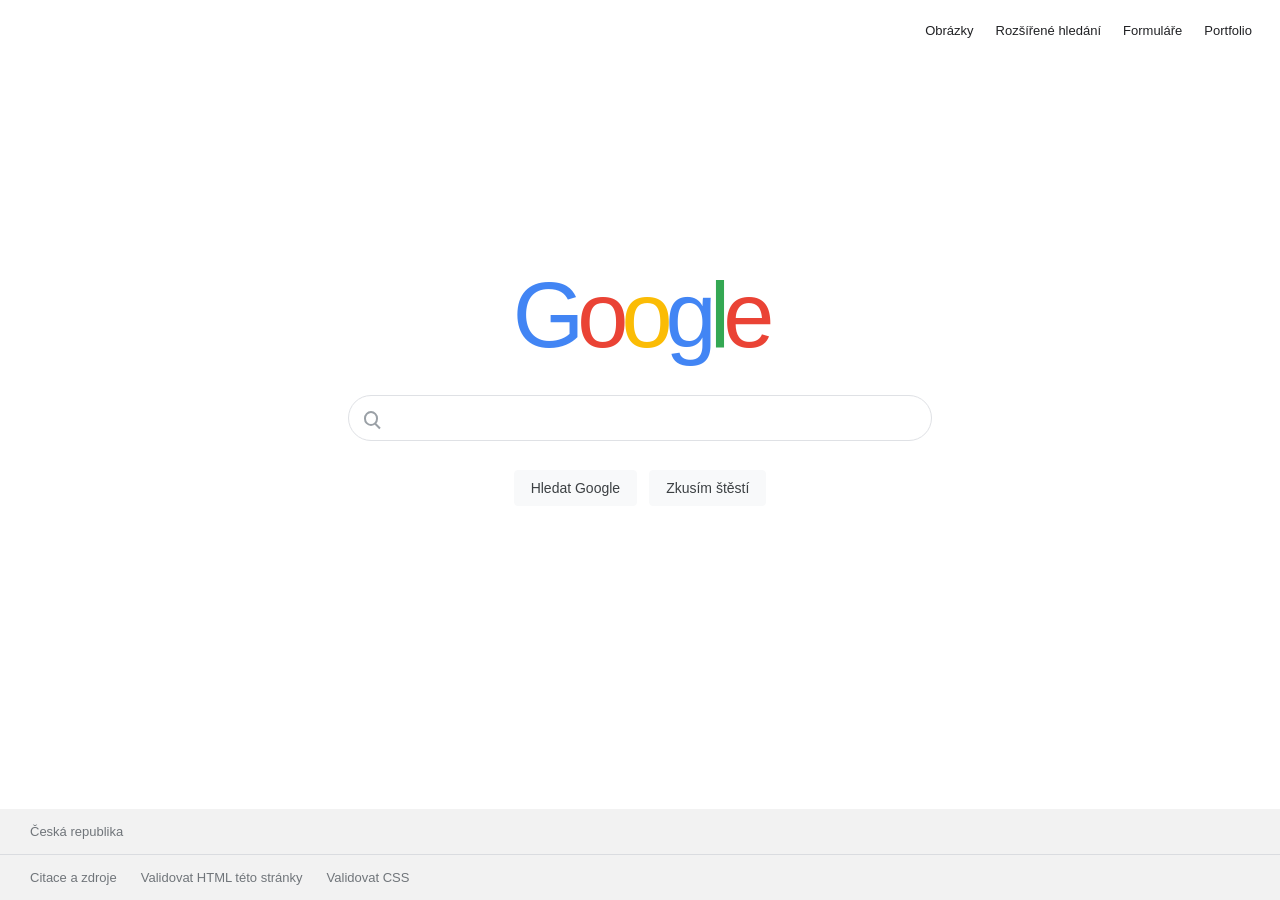
<file: index.html>
<!doctype html>
<html lang="cs">
  <head>
    <meta charset="utf-8">
    <meta name="viewport" content="width=device-width, initial-scale=1">
    <meta name="description" content="Jednoduché české rozhraní pro vyhledávání na Googlu.">
    <title>Google Search</title>
    <link rel="stylesheet" href="styles.css">
  </head>
  <body class="search-page">
    <header class="topbar">
      <nav class="top-links" aria-label="Hlavní navigace">
        <a href="images.html">Obrázky</a>
        <a href="advanced.html">Rozšířené hledání</a>
        <a href="forms.html">Formuláře</a>
        <a href="portfolio.html">Portfolio</a>
      </nav>
    </header>

    <main class="search-main">
      <a class="google-logo" href="index.html" aria-label="Domů">
        <span class="blue">G</span><span class="red">o</span><span class="yellow">o</span><span class="blue">g</span><span class="green">l</span><span class="red">e</span>
      </a>
      <form class="search-form" action="https://www.google.com/search" method="get">
        <label class="visually-hidden" for="query">Hledat na Googlu</label>
        <div class="search-box">
          <span class="search-icon" aria-hidden="true"></span>
          <input id="query" type="search" name="q" title="Hledat" autocomplete="off" required>
        </div>
        <div class="search-actions">
          <button type="submit">Hledat Google</button>
          <button type="submit" name="btnI" value="1">Zkusím štěstí</button>
        </div>
      </form>
    </main>

    <footer class="site-footer">
      <p class="footer-label">Česká republika</p>
      <div class="footer-links">
        <a href="https://github.com/wettermaros-hub/googleserch/blob/main/citace.md">Citace a zdroje</a>
        <a href="https://validator.w3.org/nu/?doc=https%3A%2F%2Fwettermaros-hub.github.io%2Fgoogleserch%2Findex.html">Validovat HTML této stránky</a>
        <a href="https://jigsaw.w3.org/css-validator/validator?uri=https%3A%2F%2Fwettermaros-hub.github.io%2Fgoogleserch%2Fstyles.css&amp;profile=css3svg&amp;usermedium=all&amp;warning=1&amp;lang=cs">Validovat CSS</a>
      </div>
    </footer>
  </body>
</html>
</file>
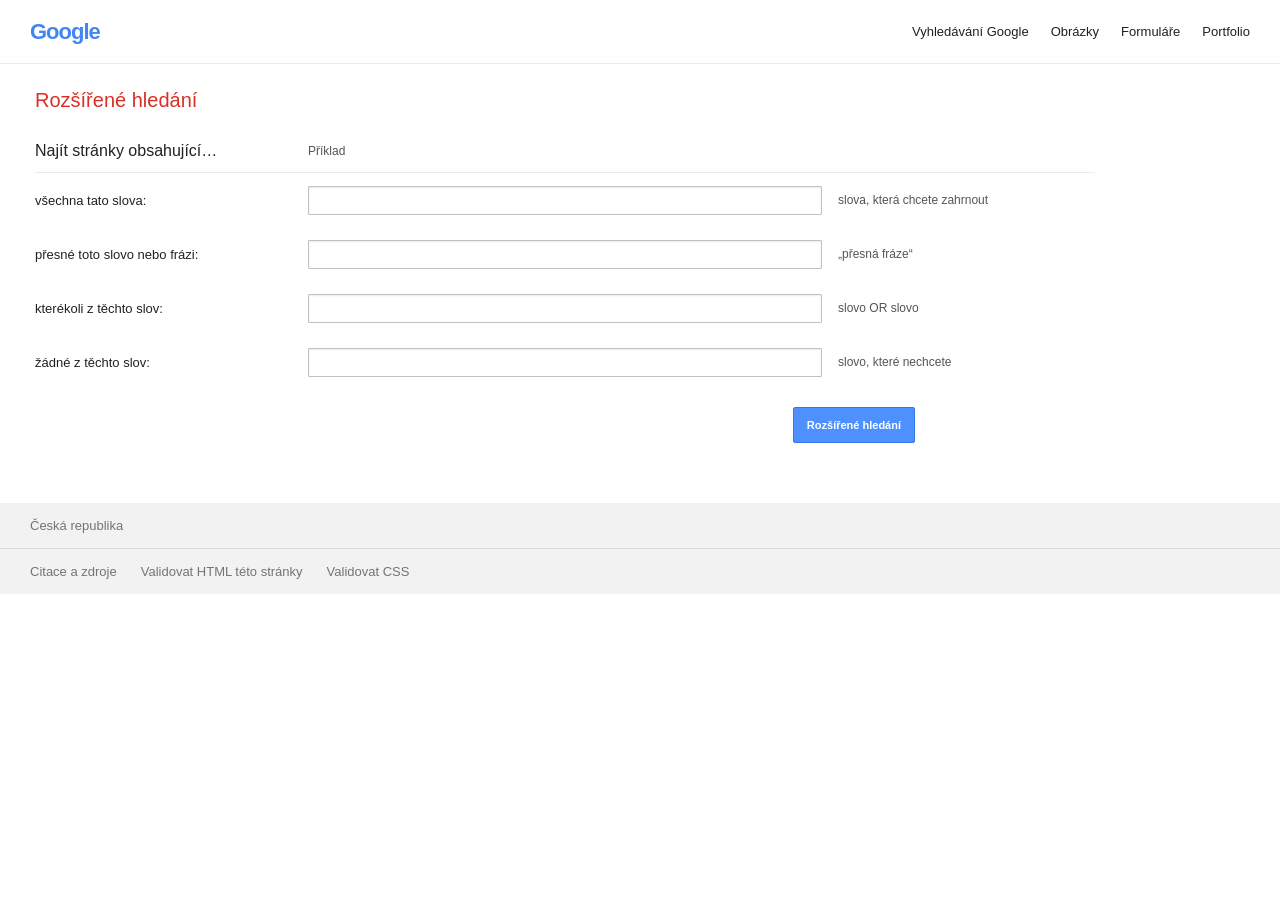
<file: advanced.html>
<!doctype html>
<html lang="cs">
  <head>
    <meta charset="utf-8">
    <meta name="viewport" content="width=device-width, initial-scale=1">
    <meta name="description" content="Pokročilé hledání s přesnějším zadáním dotazu pro Google.">
    <title>Rozšířené hledání Google</title>
    <link rel="stylesheet" href="styles.css">
  </head>
  <body class="advanced-page">
    <header class="advanced-header">
      <a class="small-google-logo" href="index.html" aria-label="Zpět na Google">Google</a>
      <nav class="top-links" aria-label="Hlavní navigace">
        <a href="index.html">Vyhledávání Google</a>
        <a href="images.html">Obrázky</a>
        <a href="forms.html">Formuláře</a>
        <a href="portfolio.html">Portfolio</a>
      </nav>
    </header>

    <main>
      <h1 class="advanced-title">Rozšířené hledání</h1>
      <form class="advanced-form" action="https://www.google.com/search" method="get">
        <div class="advanced-intro">
          <span>Najít stránky obsahující…</span>
          <span class="example-heading">Příklad</span>
        </div>
        <div class="advanced-row">
          <label for="all-words">všechna tato slova:</label>
          <input id="all-words" type="text" name="as_q" autocomplete="off">
          <span class="example-text">slova, která chcete zahrnout</span>
        </div>
        <div class="advanced-row">
          <label for="exact-phrase">přesné toto slovo nebo frázi:</label>
          <input id="exact-phrase" type="text" name="as_epq" autocomplete="off">
          <span class="example-text">„přesná fráze“</span>
        </div>
        <div class="advanced-row">
          <label for="any-words">kterékoli z těchto slov:</label>
          <input id="any-words" type="text" name="as_oq" autocomplete="off">
          <span class="example-text">slovo OR slovo</span>
        </div>
        <div class="advanced-row">
          <label for="none-words">žádné z těchto slov:</label>
          <input id="none-words" type="text" name="as_eq" autocomplete="off">
          <span class="example-text">slovo, které nechcete</span>
        </div>
        <div class="advanced-submit">
          <button type="submit">Rozšířené hledání</button>
        </div>
      </form>
    </main>

    <footer class="site-footer">
      <p class="footer-label">Česká republika</p>
      <div class="footer-links">
        <a href="https://github.com/wettermaros-hub/googleserch/blob/main/citace.md">Citace a zdroje</a>
        <a href="https://validator.w3.org/nu/?doc=https%3A%2F%2Fwettermaros-hub.github.io%2Fgoogleserch%2Fadvanced.html">Validovat HTML této stránky</a>
        <a href="https://jigsaw.w3.org/css-validator/validator?uri=https%3A%2F%2Fwettermaros-hub.github.io%2Fgoogleserch%2Fstyles.css&amp;profile=css3svg&amp;usermedium=all&amp;warning=1&amp;lang=cs">Validovat CSS</a>
      </div>
    </footer>
  </body>
</html>
</file>
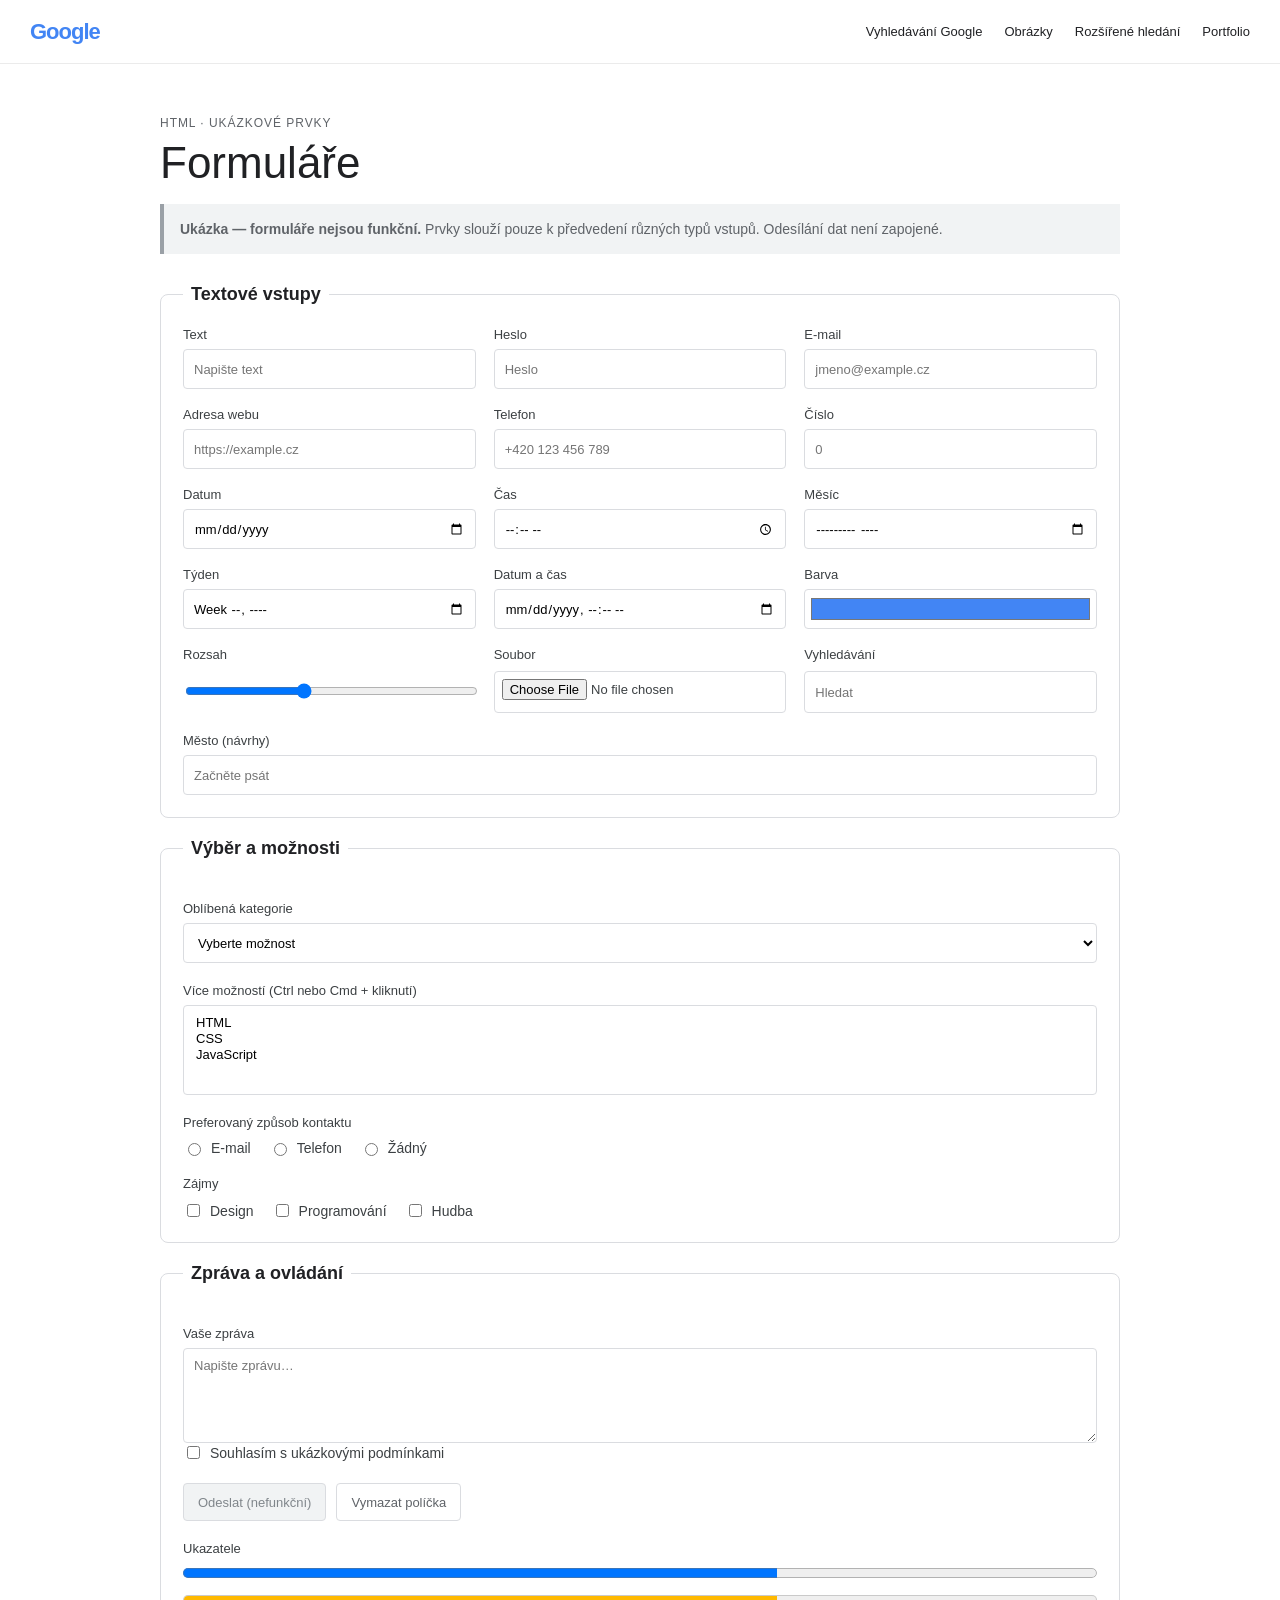
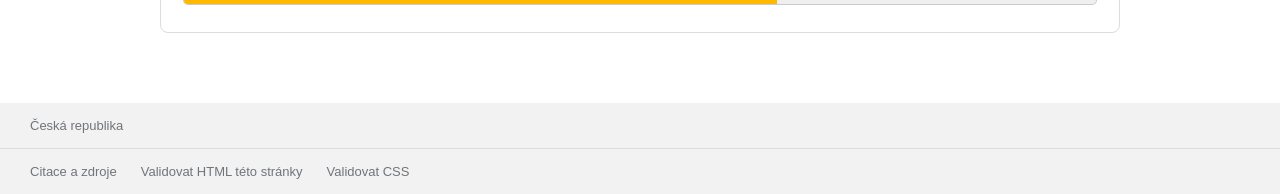
<file: forms.html>
<!doctype html>
<html lang="cs">
  <head>
    <meta charset="utf-8">
    <meta name="viewport" content="width=device-width, initial-scale=1">
    <meta name="description" content="Ukázka různých formulářových prvků v HTML.">
    <title>Ukázka formulářů</title>
    <link rel="stylesheet" href="styles.css">
  </head>
  <body class="forms-page">
    <header class="advanced-header">
      <a class="small-google-logo" href="index.html" aria-label="Zpět na vyhledávání">Google</a>
      <nav class="top-links" aria-label="Hlavní navigace">
        <a href="index.html">Vyhledávání Google</a>
        <a href="images.html">Obrázky</a>
        <a href="advanced.html">Rozšířené hledání</a>
        <a href="portfolio.html">Portfolio</a>
      </nav>
    </header>

    <main class="forms-main">
      <p class="eyebrow">HTML · ukázkové prvky</p>
      <h1>Formuláře</h1>
      <p class="form-notice"><strong>Ukázka — formuláře nejsou funkční.</strong> Prvky slouží pouze k předvedení různých typů vstupů. Odesílání dat není zapojené.</p>

      <form class="demo-form">
        <fieldset>
          <legend>Textové vstupy</legend>
          <div class="field-grid">
            <label>Text<input type="text" placeholder="Napište text"></label>
            <label>Heslo<input type="password" placeholder="Heslo"></label>
            <label>E-mail<input type="email" placeholder="jmeno@example.cz"></label>
            <label>Adresa webu<input type="url" placeholder="https://example.cz"></label>
            <label>Telefon<input type="tel" placeholder="+420 123 456 789"></label>
            <label>Číslo<input type="number" min="0" max="100" placeholder="0"></label>
            <label>Datum<input type="date"></label>
            <label>Čas<input type="time"></label>
            <label>Měsíc<input type="month"></label>
            <label>Týden<input type="week"></label>
            <label>Datum a čas<input type="datetime-local"></label>
            <label>Barva<input type="color" value="#4285f4"></label>
            <label>Rozsah<input type="range" min="0" max="100" value="40"></label>
            <label>Soubor<input type="file"></label>
            <label>Vyhledávání<input type="search" placeholder="Hledat"></label>
          </div>
          <label class="wide-field">Město (návrhy)
            <input type="text" list="cities" placeholder="Začněte psát">
            <datalist id="cities">
              <option value="Praha"></option>
              <option value="Brno"></option>
              <option value="Ostrava"></option>
            </datalist>
          </label>
        </fieldset>

        <fieldset>
          <legend>Výběr a možnosti</legend>
          <label class="wide-field">Oblíbená kategorie
            <select>
              <option value="">Vyberte možnost</option>
              <optgroup label="Technologie">
                <option>Web</option>
                <option>Hardware</option>
              </optgroup>
              <option>Kultura</option>
            </select>
          </label>
          <label class="wide-field">Více možností (Ctrl nebo Cmd + kliknutí)
            <select multiple size="3">
              <option>HTML</option>
              <option>CSS</option>
              <option>JavaScript</option>
            </select>
          </label>
          <span class="group-label">Preferovaný způsob kontaktu</span>
          <div class="choice-row">
            <label><input type="radio" name="contact-method" value="email"> E-mail</label>
            <label><input type="radio" name="contact-method" value="phone"> Telefon</label>
            <label><input type="radio" name="contact-method" value="none"> Žádný</label>
          </div>
          <span class="group-label">Zájmy</span>
          <div class="choice-row">
            <label><input type="checkbox" name="interest" value="design"> Design</label>
            <label><input type="checkbox" name="interest" value="coding"> Programování</label>
            <label><input type="checkbox" name="interest" value="music"> Hudba</label>
          </div>
        </fieldset>

        <fieldset>
          <legend>Zpráva a ovládání</legend>
          <label class="wide-field">Vaše zpráva
            <textarea rows="5" placeholder="Napište zprávu…"></textarea>
          </label>
          <label class="choice-label"><input type="checkbox"> Souhlasím s ukázkovými podmínkami</label>
          <div class="demo-actions">
            <button type="button" disabled>Odeslat (nefunkční)</button>
            <button class="secondary-button" type="reset">Vymazat políčka</button>
          </div>
          <div class="wide-field">
            <span>Ukazatele</span>
            <progress value="65" max="100">65%</progress>
            <meter min="0" max="100" low="30" high="75" optimum="90" value="65">65 ze 100</meter>
          </div>
        </fieldset>
      </form>
    </main>

    <footer class="site-footer">
      <p class="footer-label">Česká republika</p>
      <div class="footer-links">
        <a href="https://github.com/wettermaros-hub/googleserch/blob/main/citace.md">Citace a zdroje</a>
        <a href="https://validator.w3.org/nu/?doc=https%3A%2F%2Fwettermaros-hub.github.io%2Fgoogleserch%2Fforms.html">Validovat HTML této stránky</a>
        <a href="https://jigsaw.w3.org/css-validator/validator?uri=https%3A%2F%2Fwettermaros-hub.github.io%2Fgoogleserch%2Fstyles.css&amp;profile=css3svg&amp;usermedium=all&amp;warning=1&amp;lang=cs">Validovat CSS</a>
      </div>
    </footer>
  </body>
</html>
</file>
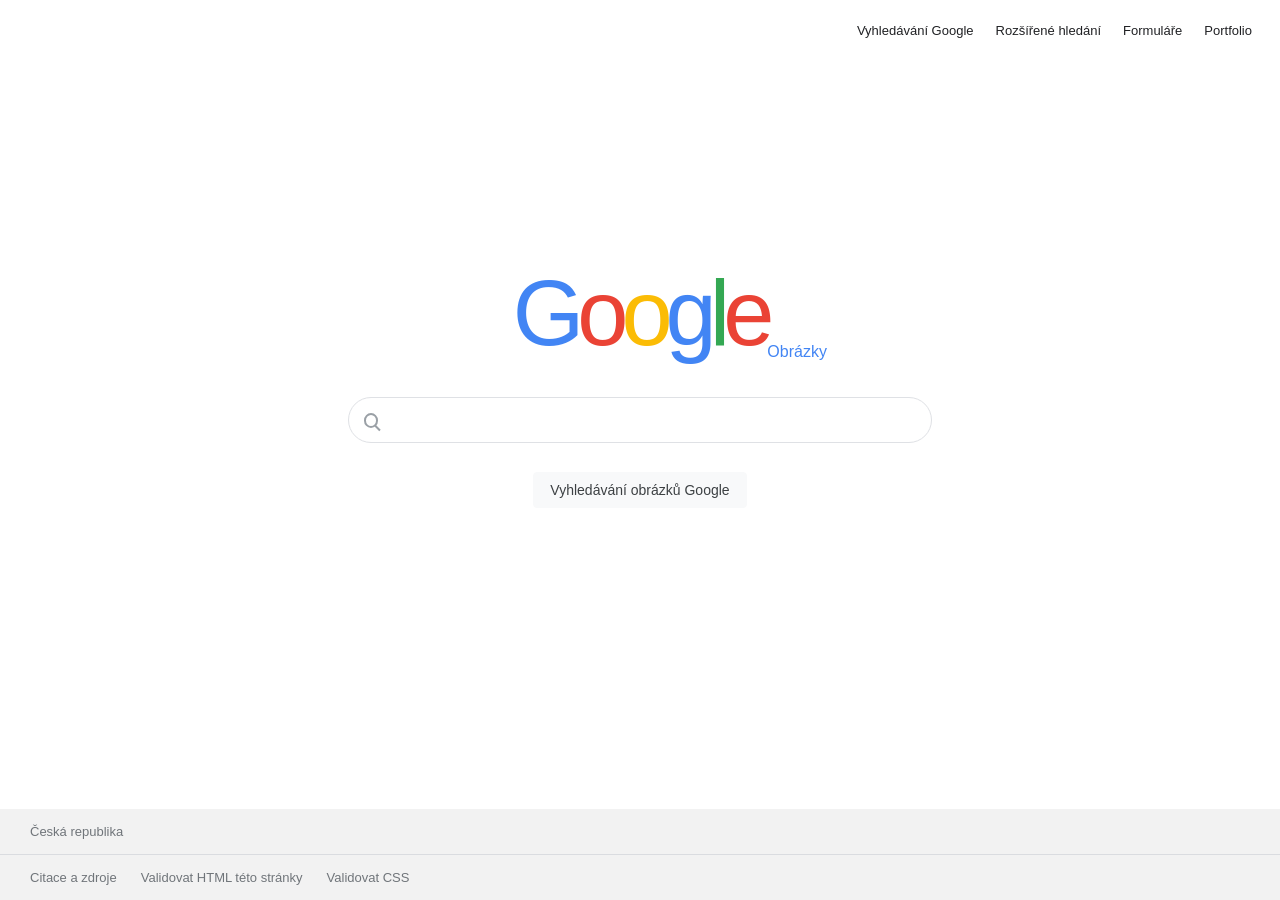
<file: images.html>
<!doctype html>
<html lang="cs">
  <head>
    <meta charset="utf-8">
    <meta name="viewport" content="width=device-width, initial-scale=1">
    <meta name="description" content="Vyhledávání obrázků pomocí Googlu.">
    <title>Vyhledávání obrázků</title>
    <link rel="stylesheet" href="styles.css">
  </head>
  <body class="search-page">
    <header class="topbar">
      <nav class="top-links" aria-label="Hlavní navigace">
        <a href="index.html">Vyhledávání Google</a>
        <a href="advanced.html">Rozšířené hledání</a>
        <a href="forms.html">Formuláře</a>
        <a href="portfolio.html">Portfolio</a>
      </nav>
    </header>

    <main class="search-main image-main">
      <a class="google-logo" href="index.html" aria-label="Domů">
        <span class="blue">G</span><span class="red">o</span><span class="yellow">o</span><span class="blue">g</span><span class="green">l</span><span class="red">e</span>
        <span class="image-label">Obrázky</span>
      </a>
      <form class="search-form" action="https://www.google.com/search" method="get">
        <input type="hidden" name="tbm" value="isch">
        <label class="visually-hidden" for="image-query">Hledat obrázky</label>
        <div class="search-box">
          <span class="search-icon" aria-hidden="true"></span>
          <input id="image-query" type="search" name="q" title="Hledat obrázky" autocomplete="off" required>
        </div>
        <div class="search-actions">
          <button type="submit">Vyhledávání obrázků Google</button>
        </div>
      </form>
    </main>

    <footer class="site-footer">
      <p class="footer-label">Česká republika</p>
      <div class="footer-links">
        <a href="https://github.com/wettermaros-hub/googleserch/blob/main/citace.md">Citace a zdroje</a>
        <a href="https://validator.w3.org/nu/?doc=https%3A%2F%2Fwettermaros-hub.github.io%2Fgoogleserch%2Fimages.html">Validovat HTML této stránky</a>
        <a href="https://jigsaw.w3.org/css-validator/validator?uri=https%3A%2F%2Fwettermaros-hub.github.io%2Fgoogleserch%2Fstyles.css&amp;profile=css3svg&amp;usermedium=all&amp;warning=1&amp;lang=cs">Validovat CSS</a>
      </div>
    </footer>
  </body>
</html>
</file>
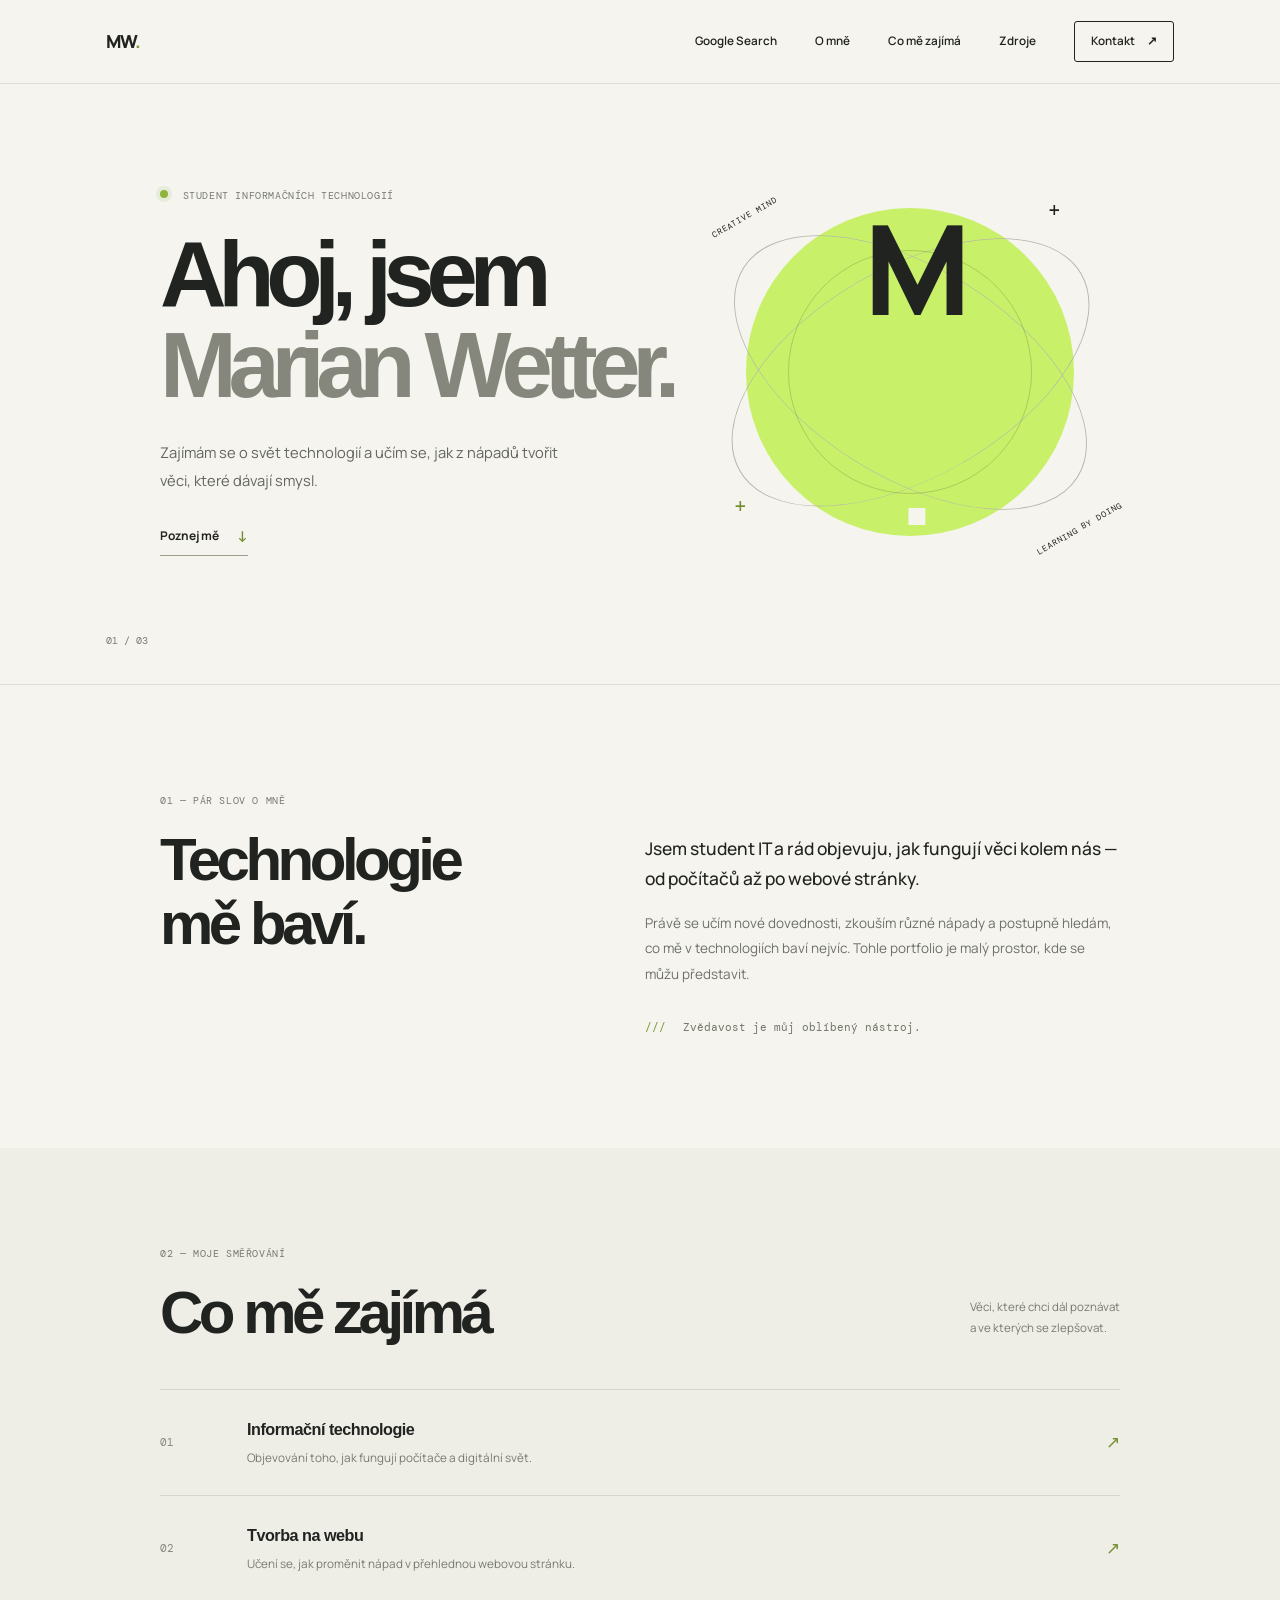
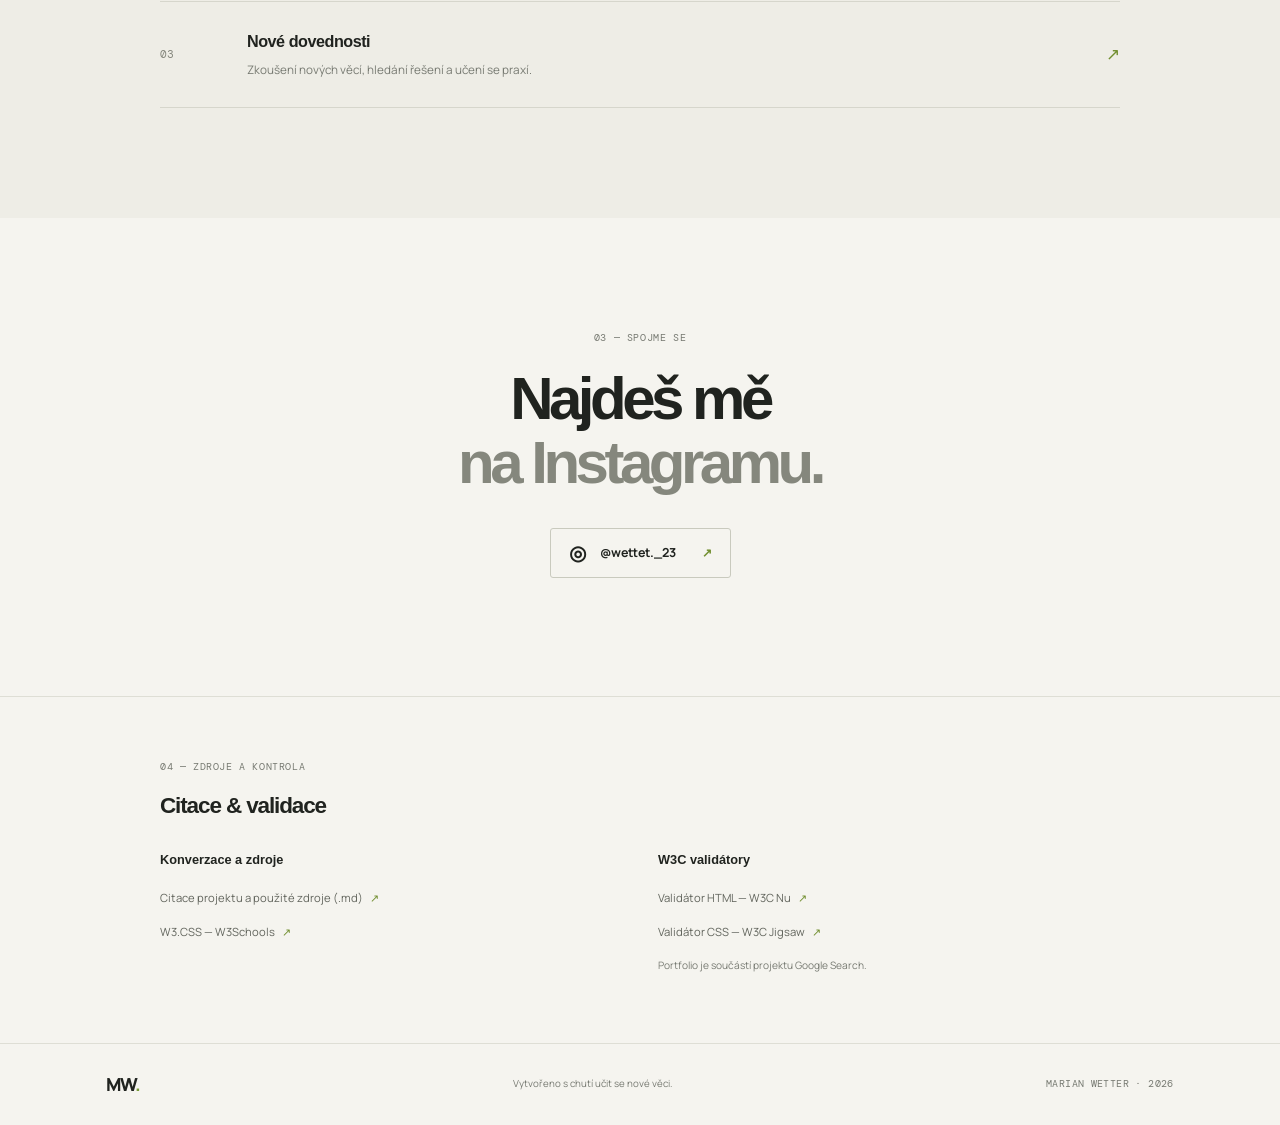
<file: portfolio.html>
<!doctype html>
<html lang="cs">
  <head>
    <meta charset="utf-8">
    <meta name="viewport" content="width=device-width, initial-scale=1">
    <meta
      name="description"
      content="Portfolio Mariana Wettera, studenta IT se zájmem o technologie a tvorbu na webu."
    >
    <meta name="theme-color" content="#f5f4ef">
    <title>Marian Wetter — Portfolio</title>
    <link rel="preconnect" href="https://fonts.googleapis.com">
    <link rel="preconnect" href="https://fonts.gstatic.com" crossorigin>
    <link
      href="https://fonts.googleapis.com/css2?family=DM+Mono:wght@400;500&family=Manrope:wght@400;500;600;700;800&display=swap"
      rel="stylesheet"
    >
    <link rel="stylesheet" href="https://www.w3schools.com/w3css/4/w3.css">
    <link rel="stylesheet" href="portfolio.css">
  </head>
  <body>
    <header class="site-header">
      <a class="wordmark" href="#domu" aria-label="Marian Wetter — úvod">MW<span>.</span></a>
      <nav aria-label="Hlavní navigace">
        <a href="index.html">Google Search</a>
        <a href="#o-mne">O mně</a>
        <a href="#zajem">Co mě zajímá</a>
        <a href="#zdroje">Zdroje</a>
        <a class="nav-contact" href="#kontakt">Kontakt <span aria-hidden="true">↗</span></a>
      </nav>
    </header>

    <main>
      <section class="hero" id="domu" aria-labelledby="hero-title">
        <div class="hero-copy">
          <p class="eyebrow"><span class="status-dot"></span> Student informačních technologií</p>
          <h1 id="hero-title">Ahoj, jsem<br><span>Marian Wetter.</span></h1>
          <p class="hero-intro">
            Zajímám se o svět technologií a učím se, jak z nápadů tvořit věci,
            které dávají smysl.
          </p>
          <a class="text-link" href="#o-mne">Poznej mě <span aria-hidden="true">↓</span></a>
        </div>
        <div class="hero-art" aria-hidden="true">
          <div class="orbit orbit-one"></div>
          <div class="orbit orbit-two"></div>
          <div class="orbit orbit-three"></div>
          <div class="art-center">M<span>.</span></div>
          <span class="art-label label-top">CREATIVE MIND</span>
          <span class="art-label label-bottom">LEARNING BY DOING</span>
          <span class="art-cross cross-one">+</span>
          <span class="art-cross cross-two">+</span>
        </div>
        <span class="hero-index">01 / 03</span>
      </section>

      <section class="about section-shell" id="o-mne" aria-labelledby="about-title">
        <div class="section-heading">
          <p class="eyebrow">01 — Pár slov o mně</p>
          <h2 id="about-title">Technologie<br>mě baví.</h2>
        </div>
        <div class="about-copy">
          <p class="about-lead">
            Jsem student IT a rád objevuju, jak fungují věci kolem nás — od
            počítačů až po webové stránky.
          </p>
          <p>
            Právě se učím nové dovednosti, zkouším různé nápady a postupně
            hledám, co mě v technologiích baví nejvíc. Tohle portfolio je
            malý prostor, kde se můžu představit.
          </p>
          <div class="about-note"><span>///</span> Zvědavost je můj oblíbený nástroj.</div>
        </div>
      </section>

      <section class="interests section-shell" id="zajem" aria-labelledby="interests-title">
        <div class="interests-heading">
          <div>
            <p class="eyebrow">02 — Moje směřování</p>
            <h2 id="interests-title">Co mě zajímá</h2>
          </div>
          <p class="section-aside">Věci, které chci dál poznávat<br>a ve kterých se zlepšovat.</p>
        </div>
        <div class="interest-list">
          <article class="interest-card">
            <span class="interest-number">01</span>
            <div>
              <h3>Informační technologie</h3>
              <p>Objevování toho, jak fungují počítače a digitální svět.</p>
            </div>
            <span class="interest-arrow" aria-hidden="true">↗</span>
          </article>
          <article class="interest-card">
            <span class="interest-number">02</span>
            <div>
              <h3>Tvorba na webu</h3>
              <p>Učení se, jak proměnit nápad v přehlednou webovou stránku.</p>
            </div>
            <span class="interest-arrow" aria-hidden="true">↗</span>
          </article>
          <article class="interest-card">
            <span class="interest-number">03</span>
            <div>
              <h3>Nové dovednosti</h3>
              <p>Zkoušení nových věcí, hledání řešení a učení se praxí.</p>
            </div>
            <span class="interest-arrow" aria-hidden="true">↗</span>
          </article>
        </div>
      </section>

      <section class="contact section-shell w3-center" id="kontakt" aria-labelledby="contact-title">
        <p class="eyebrow">03 — Spojme se</p>
        <h2 id="contact-title">Najdeš mě<br><span>na Instagramu.</span></h2>
        <a
          class="instagram-link w3-button"
          href="https://www.instagram.com/wettet._23/"
          target="_blank"
          rel="noopener noreferrer"
          aria-label="Otevřít Instagram profil wettet._23 v nové kartě"
        >
          <span class="instagram-icon" aria-hidden="true">◎</span>
          <span>@wettet._23</span>
          <span class="external-arrow" aria-hidden="true">↗</span>
        </a>
      </section>

      <section class="sources section-shell" id="zdroje" aria-labelledby="sources-title">
        <p class="eyebrow">04 — Zdroje a kontrola</p>
        <h2 id="sources-title">Citace &amp; validace</h2>
        <div class="source-groups">
          <div class="source-group">
            <h3>Konverzace a zdroje</h3>
            <ul class="source-list">
              <li>
                <a href="https://github.com/wettermaros-hub/googleserch/blob/main/citace.md">
                  Citace projektu a použité zdroje (.md) <span aria-hidden="true">↗</span>
                </a>
              </li>
              <li>
                <a href="https://www.w3schools.com/w3css/" target="_blank" rel="noopener noreferrer">
                  W3.CSS — W3Schools <span aria-hidden="true">↗</span>
                </a>
              </li>
            </ul>
          </div>
          <div class="source-group">
            <h3>W3C validátory</h3>
            <ul class="source-list">
              <li>
                <a href="https://validator.w3.org/nu/?doc=https%3A%2F%2Fwettermaros-hub.github.io%2Fgoogleserch%2Fportfolio.html" target="_blank" rel="noopener noreferrer">
                  Validátor HTML — W3C Nu <span aria-hidden="true">↗</span>
                </a>
              </li>
              <li>
                <a href="https://jigsaw.w3.org/css-validator/validator?uri=https%3A%2F%2Fwettermaros-hub.github.io%2Fgoogleserch%2Fportfolio.css&amp;profile=css3svg&amp;usermedium=all&amp;warning=1&amp;lang=cs" target="_blank" rel="noopener noreferrer">
                  Validátor CSS — W3C Jigsaw <span aria-hidden="true">↗</span>
                </a>
              </li>
            </ul>
            <p class="validator-note">Portfolio je součástí projektu Google Search.</p>
          </div>
        </div>
      </section>
    </main>

    <footer class="site-footer">
      <a class="wordmark" href="#domu" aria-label="Zpět na začátek">MW<span>.</span></a>
      <p>Vytvořeno s chutí učit se nové věci.</p>
      <span class="footer-year">MARIAN WETTER · 2026</span>
    </footer>
  </body>
</html>
</file>
<file: styles.css>
:root {
  color-scheme: light;
  font-family: Arial, Helvetica, sans-serif;
  color: #202124;
  background: #fff;
  font-synthesis: none;
  text-rendering: optimizeLegibility;
}

* {
  box-sizing: border-box;
}

body {
  min-width: 320px;
  min-height: 100vh;
  margin: 0;
}

a {
  color: inherit;
  text-decoration: none;
}

a:hover {
  text-decoration: underline;
}

button,
input,
select,
textarea {
  font: inherit;
}

.topbar {
  display: flex;
  justify-content: flex-end;
  min-height: 60px;
  padding: 16px 28px;
}

.top-links {
  display: flex;
  align-items: center;
  gap: 22px;
  font-size: 13px;
}

.search-page {
  display: flex;
  flex-direction: column;
}

.search-main {
  display: flex;
  flex: 1;
  flex-direction: column;
  align-items: center;
  justify-content: center;
  padding: 0 20px 100px;
}

.google-logo {
  display: inline-flex;
  align-items: baseline;
  margin: 0 0 27px;
  font-family: Arial, Helvetica, sans-serif;
  font-size: clamp(76px, 12vw, 92px);
  font-weight: 500;
  letter-spacing: -7px;
}

.blue {
  color: #4285f4;
}

.red {
  color: #ea4335;
}

.yellow {
  color: #fbbc05;
}

.green {
  color: #34a853;
}

.image-main .google-logo {
  position: relative;
  margin-bottom: 31px;
}

.image-label {
  position: absolute;
  right: 0;
  bottom: 0;
  color: #4285f4;
  font-size: 16px;
  font-weight: 400;
  letter-spacing: 0;
  transform: translate(100%, -5px);
}

.search-form {
  width: min(100%, 584px);
}

.search-box {
  display: flex;
  align-items: center;
  height: 46px;
  padding: 0 15px;
  border: 1px solid #dfe1e5;
  border-radius: 24px;
}

.search-box:hover,
.search-box:focus-within {
  border-color: transparent;
  box-shadow: 0 1px 6px rgb(32 33 36 / 28%);
}

.search-icon {
  position: relative;
  width: 15px;
  height: 15px;
  margin-right: 13px;
  border: 2px solid #9aa0a6;
  border-radius: 50%;
}

.search-icon::after {
  position: absolute;
  right: -5px;
  bottom: -3px;
  width: 7px;
  height: 2px;
  background: #9aa0a6;
  content: "";
  transform: rotate(45deg);
}

.search-box input {
  width: 100%;
  height: 100%;
  padding: 0;
  border: 0;
  outline: 0;
  background: transparent;
}

.search-box input::-webkit-search-cancel-button {
  cursor: pointer;
}

.search-actions {
  display: flex;
  justify-content: center;
  gap: 12px;
  margin-top: 29px;
}

.search-actions button,
.secondary-button {
  min-height: 36px;
  padding: 0 16px;
  border: 1px solid #f8f9fa;
  border-radius: 4px;
  background: #f8f9fa;
  color: #3c4043;
  font-size: 14px;
  cursor: pointer;
}

.search-actions button:hover,
.secondary-button:hover {
  border-color: #dadce0;
  box-shadow: 0 1px 1px rgb(0 0 0 / 10%);
}

.site-footer {
  margin-top: auto;
  background: #f2f2f2;
  color: #70757a;
  font-size: 13px;
}

.footer-label {
  margin: 0;
  padding: 15px 30px;
  border-bottom: 1px solid #dadce0;
}

.footer-links {
  display: flex;
  flex-wrap: wrap;
  gap: 24px;
  padding: 15px 30px;
}

.advanced-header {
  display: flex;
  min-height: 64px;
  align-items: center;
  justify-content: space-between;
  padding: 12px 30px;
  border-bottom: 1px solid #ebebeb;
}

.small-google-logo {
  color: #4285f4;
  font-size: 22px;
  font-weight: 600;
  letter-spacing: -1px;
}

.advanced-title {
  margin: 25px 35px 30px;
  color: #d93025;
  font-size: 20px;
  font-weight: 400;
}

.advanced-form {
  max-width: 1060px;
  margin: 0 35px 60px;
}

.advanced-intro,
.advanced-row {
  display: grid;
  grid-template-columns: minmax(180px, 1fr) minmax(220px, 2fr) minmax(180px, 1fr);
  align-items: center;
  gap: 16px;
}

.advanced-intro {
  padding-bottom: 12px;
  border-bottom: 1px solid #ebebeb;
  font-size: 16px;
}

.example-heading,
.example-text {
  color: #555;
  font-size: 12px;
}

.advanced-row {
  min-height: 54px;
}

.advanced-row label {
  font-size: 13px;
}

.advanced-row input {
  width: 100%;
  height: 29px;
  padding: 4px 8px;
  border: 1px solid #c0c0c0;
  border-radius: 1px;
  box-shadow: inset 0 1px 2px rgb(0 0 0 / 8%);
}

.advanced-row input:focus {
  border-color: #4d90fe;
  outline: 0;
  box-shadow: inset 0 1px 2px rgb(0 0 0 / 8%), 0 0 4px rgb(77 144 254 / 50%);
}

.advanced-submit {
  display: flex;
  justify-content: flex-end;
  max-width: calc(100% - min(180px, 17%));
  margin-top: 18px;
}

.advanced-submit button {
  min-height: 36px;
  padding: 0 13px;
  border: 1px solid #3079ed;
  border-radius: 2px;
  background: #4d90fe;
  color: #fff;
  font-size: 11px;
  font-weight: 700;
  cursor: pointer;
}

.advanced-submit button:hover {
  border-color: #2f5bb7;
  background: #357ae8;
}

.forms-main {
  width: min(100% - 40px, 960px);
  margin: 52px auto 70px;
}

.forms-main h1 {
  margin: 8px 0 16px;
  font-size: clamp(32px, 5vw, 44px);
  font-weight: 400;
}

.eyebrow {
  margin: 0;
  color: #5f6368;
  font-size: 12px;
  letter-spacing: 0.08em;
  text-transform: uppercase;
}

.form-notice {
  margin: 0 0 30px;
  padding: 14px 16px;
  border-left: 4px solid #9aa0a6;
  background: #f1f3f4;
  color: #5f6368;
  font-size: 14px;
  line-height: 1.6;
}

.demo-form fieldset {
  margin: 0 0 20px;
  padding: 22px;
  border: 1px solid #dadce0;
  border-radius: 8px;
}

.demo-form legend {
  padding: 0 8px;
  font-size: 18px;
  font-weight: 600;
}

.field-grid {
  display: grid;
  grid-template-columns: repeat(3, minmax(0, 1fr));
  gap: 18px;
}

.field-grid label,
.wide-field {
  display: grid;
  gap: 7px;
  color: #3c4043;
  font-size: 13px;
}

.field-grid input,
.wide-field input,
.wide-field select,
.wide-field textarea {
  width: 100%;
  min-height: 40px;
  padding: 9px 10px;
  border: 1px solid #dadce0;
  border-radius: 4px;
  background: #fff;
}

.field-grid input[type="color"] {
  padding: 4px;
}

.field-grid input[type="range"] {
  padding: 0;
}

.field-grid input[type="file"] {
  padding: 7px;
}

.wide-field {
  margin-top: 20px;
}

.wide-field select[multiple] {
  height: 90px;
}

.wide-field textarea {
  resize: vertical;
}

.group-label {
  display: block;
  margin-top: 20px;
  color: #3c4043;
  font-size: 13px;
}

.choice-row {
  display: flex;
  flex-wrap: wrap;
  gap: 18px;
  margin-top: 10px;
}

.choice-row label,
.choice-label {
  display: inline-flex;
  align-items: center;
  gap: 7px;
  color: #3c4043;
  font-size: 14px;
}

.choice-row input,
.choice-label input {
  accent-color: #4285f4;
}

.demo-actions {
  display: flex;
  gap: 10px;
  margin-top: 20px;
}

.demo-actions button {
  min-height: 38px;
  padding: 0 14px;
  border: 1px solid #dadce0;
  border-radius: 4px;
  background: #f1f3f4;
  color: #5f6368;
  font-size: 13px;
}

.demo-actions button:disabled {
  color: #80868b;
  cursor: not-allowed;
}

.demo-actions .secondary-button {
  background: #fff;
  cursor: pointer;
}

.wide-field progress,
.wide-field meter {
  width: 100%;
  height: 20px;
}

.visually-hidden {
  position: absolute;
  width: 1px;
  height: 1px;
  overflow: hidden;
  clip: rect(0, 0, 0, 0);
  white-space: nowrap;
  clip-path: inset(50%);
}

@media (max-width: 700px) {
  .topbar {
    padding: 15px 18px;
  }

  .top-links {
    flex-wrap: wrap;
    justify-content: flex-end;
    gap: 12px 16px;
  }

  .search-main {
    padding-bottom: 70px;
  }

  .google-logo {
    font-size: 76px;
  }

  .image-label {
    font-size: 13px;
  }

  .footer-links {
    gap: 12px 20px;
    padding: 14px 20px;
  }

  .footer-label {
    padding-left: 20px;
  }

  .advanced-header {
    align-items: flex-start;
    gap: 16px;
    padding: 16px 20px;
  }

  .advanced-header .top-links {
    gap: 10px 14px;
  }

  .advanced-title {
    margin: 24px 20px;
  }

  .advanced-form {
    margin: 0 20px 45px;
  }

  .advanced-intro {
    display: none;
  }

  .advanced-row {
    grid-template-columns: 1fr;
    gap: 7px;
    margin-bottom: 18px;
  }

  .example-text {
    display: none;
  }

  .advanced-submit {
    max-width: 100%;
  }

  .field-grid {
    grid-template-columns: repeat(2, minmax(0, 1fr));
  }

  .demo-form fieldset {
    padding: 18px 14px;
  }
}

@media (max-width: 430px) {
  .field-grid {
    grid-template-columns: 1fr;
  }

  .advanced-header {
    flex-direction: column;
  }

  .footer-links {
    flex-direction: column;
  }
}
</file>
<file: portfolio.css>
:root {
  color-scheme: light;
  --paper: #f5f4ef;
  --ink: #20231f;
  --muted: #777a72;
  --line: #deded5;
  --accent: #c8f169;
  --mono: "DM Mono", monospace;
  --sans: "Manrope", sans-serif;
}

* {
  box-sizing: border-box;
}

html {
  scroll-behavior: smooth;
}

body {
  margin: 0;
  background: var(--paper);
  color: var(--ink);
  font-family: var(--sans);
  -webkit-font-smoothing: antialiased;
}

a {
  color: inherit;
  text-decoration: none;
}

a:focus-visible {
  outline: 2px solid #728f30;
  outline-offset: 5px;
}

.site-header,
.site-footer {
  display: flex;
  align-items: center;
  justify-content: space-between;
  padding: 0 8.3%;
}

.site-header {
  height: 84px;
  border-bottom: 1px solid var(--line);
}

.wordmark {
  font-size: 1.2rem;
  font-weight: 800;
  letter-spacing: -0.09em;
}

.wordmark span,
.art-center span {
  color: #789b37;
}

.site-header nav {
  display: flex;
  align-items: center;
  gap: 38px;
  font-size: 0.78rem;
  font-weight: 600;
}

.site-header nav a:not(.nav-contact) {
  transition: color 160ms ease;
}

.site-header nav a:not(.nav-contact):hover {
  color: #728f30;
}

.nav-contact {
  padding: 11px 16px;
  border: 1px solid var(--ink);
  border-radius: 3px;
}

.nav-contact span {
  margin-left: 10px;
}

.hero {
  position: relative;
  display: grid;
  min-height: 600px;
  grid-template-columns: 1.1fr 0.9fr;
  align-items: center;
  padding: 58px 12.5% 82px;
  overflow: hidden;
}

.hero-copy {
  z-index: 1;
}

.eyebrow {
  margin: 0 0 26px;
  color: var(--muted);
  font-family: var(--mono);
  font-size: 0.67rem;
  letter-spacing: 0.06em;
  text-transform: uppercase;
}

.status-dot {
  display: inline-block;
  width: 8px;
  height: 8px;
  margin: 0 8px 1px 0;
  border-radius: 50%;
  background: #8eb43d;
  box-shadow: 0 0 0 4px #e5edda;
}

.hero h1 {
  margin: 0;
  font-size: clamp(3.5rem, 7.2vw, 6.5rem);
  font-weight: 600;
  letter-spacing: -0.09em;
  line-height: 0.99;
}

.hero h1 span {
  color: #85877d;
}

.hero-intro {
  max-width: 420px;
  margin: 28px 0 30px;
  color: #62655d;
  font-size: 0.98rem;
  line-height: 1.85;
}

.text-link {
  display: inline-flex;
  align-items: center;
  gap: 18px;
  padding-bottom: 8px;
  border-bottom: 1px solid #9ba18e;
  font-size: 0.8rem;
  font-weight: 700;
}

.hero-actions {
  display: flex;
  flex-wrap: wrap;
  gap: 18px 28px;
}

.text-link span {
  color: #728f30;
  font-size: 1rem;
}

.hero-art {
  position: relative;
  width: min(100%, 420px);
  aspect-ratio: 1;
  justify-self: end;
}

.hero-art::before {
  position: absolute;
  inset: 11%;
  border-radius: 50%;
  background: var(--accent);
  content: "";
}

.orbit {
  position: absolute;
  z-index: 1;
  inset: 3%;
  border: 1px solid #b5b7a9;
  border-radius: 50%;
  transform: rotate(-30deg) scaleY(0.53);
}

.orbit-two {
  transform: rotate(32deg) scaleY(0.53);
}

.orbit-three {
  inset: 21%;
  border-color: rgb(32 35 31 / 18%);
  transform: rotate(0deg) scaleY(1);
}

.art-center {
  position: absolute;
  z-index: 2;
  inset: 0;
  display: grid;
  place-items: center;
  font-size: clamp(5rem, 11vw, 8.3rem);
  font-weight: 800;
  letter-spacing: -0.12em;
}

.art-center span {
  color: #f5f4ef;
}

.art-label,
.art-cross {
  position: absolute;
  z-index: 2;
  font-family: var(--mono);
}

.art-label {
  font-size: 0.55rem;
  letter-spacing: 0.08em;
}

.label-top {
  top: 12%;
  left: 2%;
  transform: rotate(-30deg);
}

.label-bottom {
  right: -2%;
  bottom: 11%;
  transform: rotate(-30deg);
}

.art-cross {
  font-size: 1.4rem;
}

.cross-one {
  top: 8%;
  right: 14%;
}

.cross-two {
  bottom: 14%;
  left: 8%;
  color: #728f30;
}

.hero-index {
  position: absolute;
  bottom: 35px;
  left: 8.3%;
  color: var(--muted);
  font-family: var(--mono);
  font-size: 0.65rem;
}

.section-shell {
  padding-right: 12.5%;
  padding-left: 12.5%;
}

.about {
  display: grid;
  grid-template-columns: 0.9fr 1.1fr;
  gap: 10%;
  padding-top: 108px;
  padding-bottom: 112px;
  border-top: 1px solid var(--line);
}

.section-heading .eyebrow,
.interests-heading .eyebrow {
  margin-bottom: 20px;
}

.section-heading h2,
.interests h2,
.contact h2 {
  margin: 0;
  font-size: clamp(2.5rem, 5vw, 4rem);
  font-weight: 600;
  letter-spacing: -0.075em;
  line-height: 1.06;
}

.about-copy {
  padding-top: 41px;
}

.about-copy p {
  max-width: 510px;
  color: #6d7068;
  font-size: 0.9rem;
  line-height: 1.9;
}

.about-copy .about-lead {
  margin-top: 0;
  color: var(--ink);
  font-size: 1.16rem;
  font-weight: 500;
  line-height: 1.7;
}

.about-note {
  margin-top: 33px;
  color: #72766a;
  font-family: var(--mono);
  font-size: 0.7rem;
}

.about-note span {
  margin-right: 10px;
  color: #789b37;
}

.interests {
  padding-top: 98px;
  padding-bottom: 110px;
  background: #eeede6;
}

.interests-heading {
  display: flex;
  align-items: end;
  justify-content: space-between;
  margin-bottom: 44px;
}

.section-aside {
  margin: 0 0 6px;
  color: var(--muted);
  font-size: 0.77rem;
  line-height: 1.8;
}

.interest-card {
  display: grid;
  grid-template-columns: 65px 1fr 30px;
  align-items: center;
  gap: 22px;
  padding: 27px 0;
  border-top: 1px solid #d6d6cc;
}

.interest-card:last-child {
  border-bottom: 1px solid #d6d6cc;
}

.interest-number {
  color: #85877d;
  font-family: var(--mono);
  font-size: 0.7rem;
}

.interest-card h3 {
  margin: 0;
  font-size: 1.08rem;
  font-weight: 600;
  letter-spacing: -0.03em;
}

.interest-card p {
  margin: 8px 0 0;
  color: #777a72;
  font-size: 0.78rem;
  line-height: 1.6;
}

.interest-arrow {
  justify-self: end;
  color: #728f30;
  font-size: 1.1rem;
}

.contact {
  padding-top: 112px;
  padding-bottom: 118px;
}

.contact .eyebrow {
  margin-bottom: 22px;
}

.contact h2 span {
  color: #85877d;
}

.instagram-link {
  display: inline-flex;
  align-items: center;
  gap: 14px;
  margin-top: 34px;
  padding: 14px 18px;
  border: 1px solid #c9cabe;
  border-radius: 3px;
  font-size: 0.83rem;
  font-weight: 700;
  transition: background 160ms ease, border-color 160ms ease;
}

.instagram-link:hover {
  border-color: var(--accent);
  background: var(--accent);
}

.instagram-icon {
  font-size: 1.3rem;
  line-height: 1;
}

.external-arrow {
  margin-left: 12px;
  color: #728f30;
}

.sources {
  padding-top: 62px;
  padding-bottom: 70px;
  border-top: 1px solid var(--line);
}

.sources .eyebrow {
  margin-bottom: 15px;
}

.sources h2 {
  margin: 0;
  font-size: 1.5rem;
  font-weight: 600;
  letter-spacing: -0.05em;
}

.source-groups {
  display: grid;
  grid-template-columns: 1fr 1fr;
  gap: 36px;
  margin-top: 28px;
}

.source-group h3 {
  margin: 0;
  font-size: 0.85rem;
  font-weight: 700;
}

.source-list {
  display: flex;
  flex-direction: column;
  align-items: flex-start;
  gap: 12px;
  margin: 16px 0 0;
  padding: 0;
  list-style: none;
}

.source-list a {
  color: #62655d;
  font-size: 0.75rem;
}

.source-list a:hover {
  color: #728f30;
}

.source-list a span {
  margin-left: 5px;
  color: #728f30;
}

.validator-note {
  margin: 14px 0 0;
  color: var(--muted);
  font-size: 0.68rem;
  line-height: 1.6;
}

.site-footer {
  min-height: 82px;
  border-top: 1px solid var(--line);
}

.site-footer p,
.footer-year {
  color: var(--muted);
  font-size: 0.65rem;
}

.footer-year {
  font-family: var(--mono);
  letter-spacing: 0.04em;
}

@media (max-width: 760px) {
  .site-header,
  .site-footer {
    padding-right: 6%;
    padding-left: 6%;
  }

  .site-header {
    height: 72px;
  }

  .site-header nav {
    gap: 18px;
    font-size: 0.7rem;
  }

  .nav-contact {
    padding: 9px 11px;
  }

  .hero {
    min-height: 0;
    grid-template-columns: 1fr;
    padding: 82px 8% 70px;
  }

  .hero h1 {
    font-size: clamp(3.6rem, 13vw, 5.5rem);
  }

  .hero-art {
    width: min(76%, 340px);
    margin: 44px auto 0;
    justify-self: center;
  }

  .hero-index {
    bottom: 25px;
    left: 8%;
  }

  .section-shell {
    padding-right: 8%;
    padding-left: 8%;
  }

  .about {
    grid-template-columns: 1fr;
    gap: 22px;
    padding-top: 75px;
    padding-bottom: 78px;
  }

  .about-copy {
    padding-top: 0;
  }

  .interests {
    padding-top: 76px;
    padding-bottom: 82px;
  }

  .contact {
    padding-top: 82px;
    padding-bottom: 86px;
  }

  .sources {
    padding-top: 52px;
    padding-bottom: 58px;
  }

  .source-groups {
    grid-template-columns: 1fr;
    gap: 28px;
  }
}

@media (max-width: 480px) {
  .site-header nav {
    gap: 13px;
  }

  .site-header nav a:nth-child(2) {
    display: none;
  }

  .hero {
    padding-top: 70px;
  }

  .hero-intro {
    font-size: 0.9rem;
  }

  .interests-heading {
    display: block;
  }

  .section-aside {
    margin-top: 18px;
  }

  .interest-card {
    grid-template-columns: 34px 1fr 18px;
    gap: 12px;
    padding: 22px 0;
  }

  .interest-card h3 {
    font-size: 0.98rem;
  }

  .site-footer {
    min-height: 74px;
  }

  .site-footer p {
    display: none;
  }
}

@media (prefers-reduced-motion: reduce) {
  html {
    scroll-behavior: auto;
  }

  *,
  *::before,
  *::after {
    transition-duration: 0.01ms !important;
  }
}
</file>
